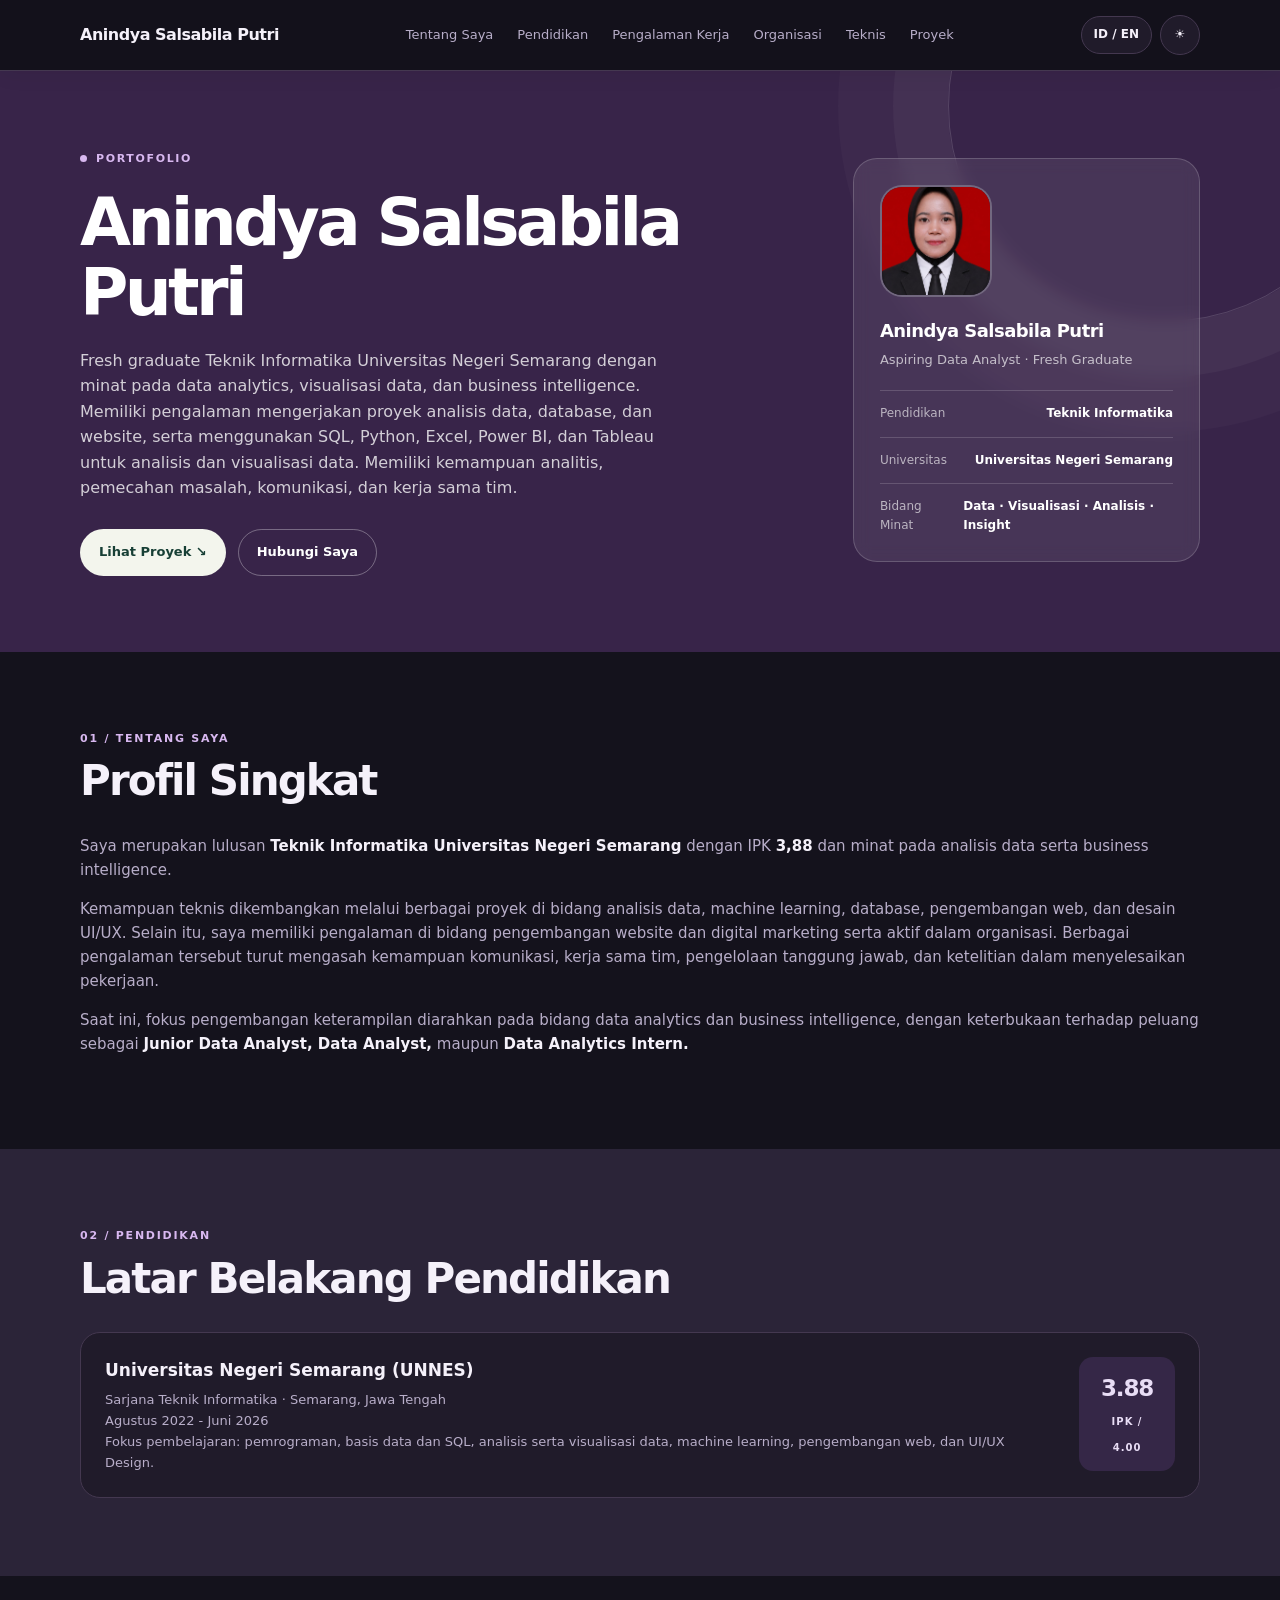
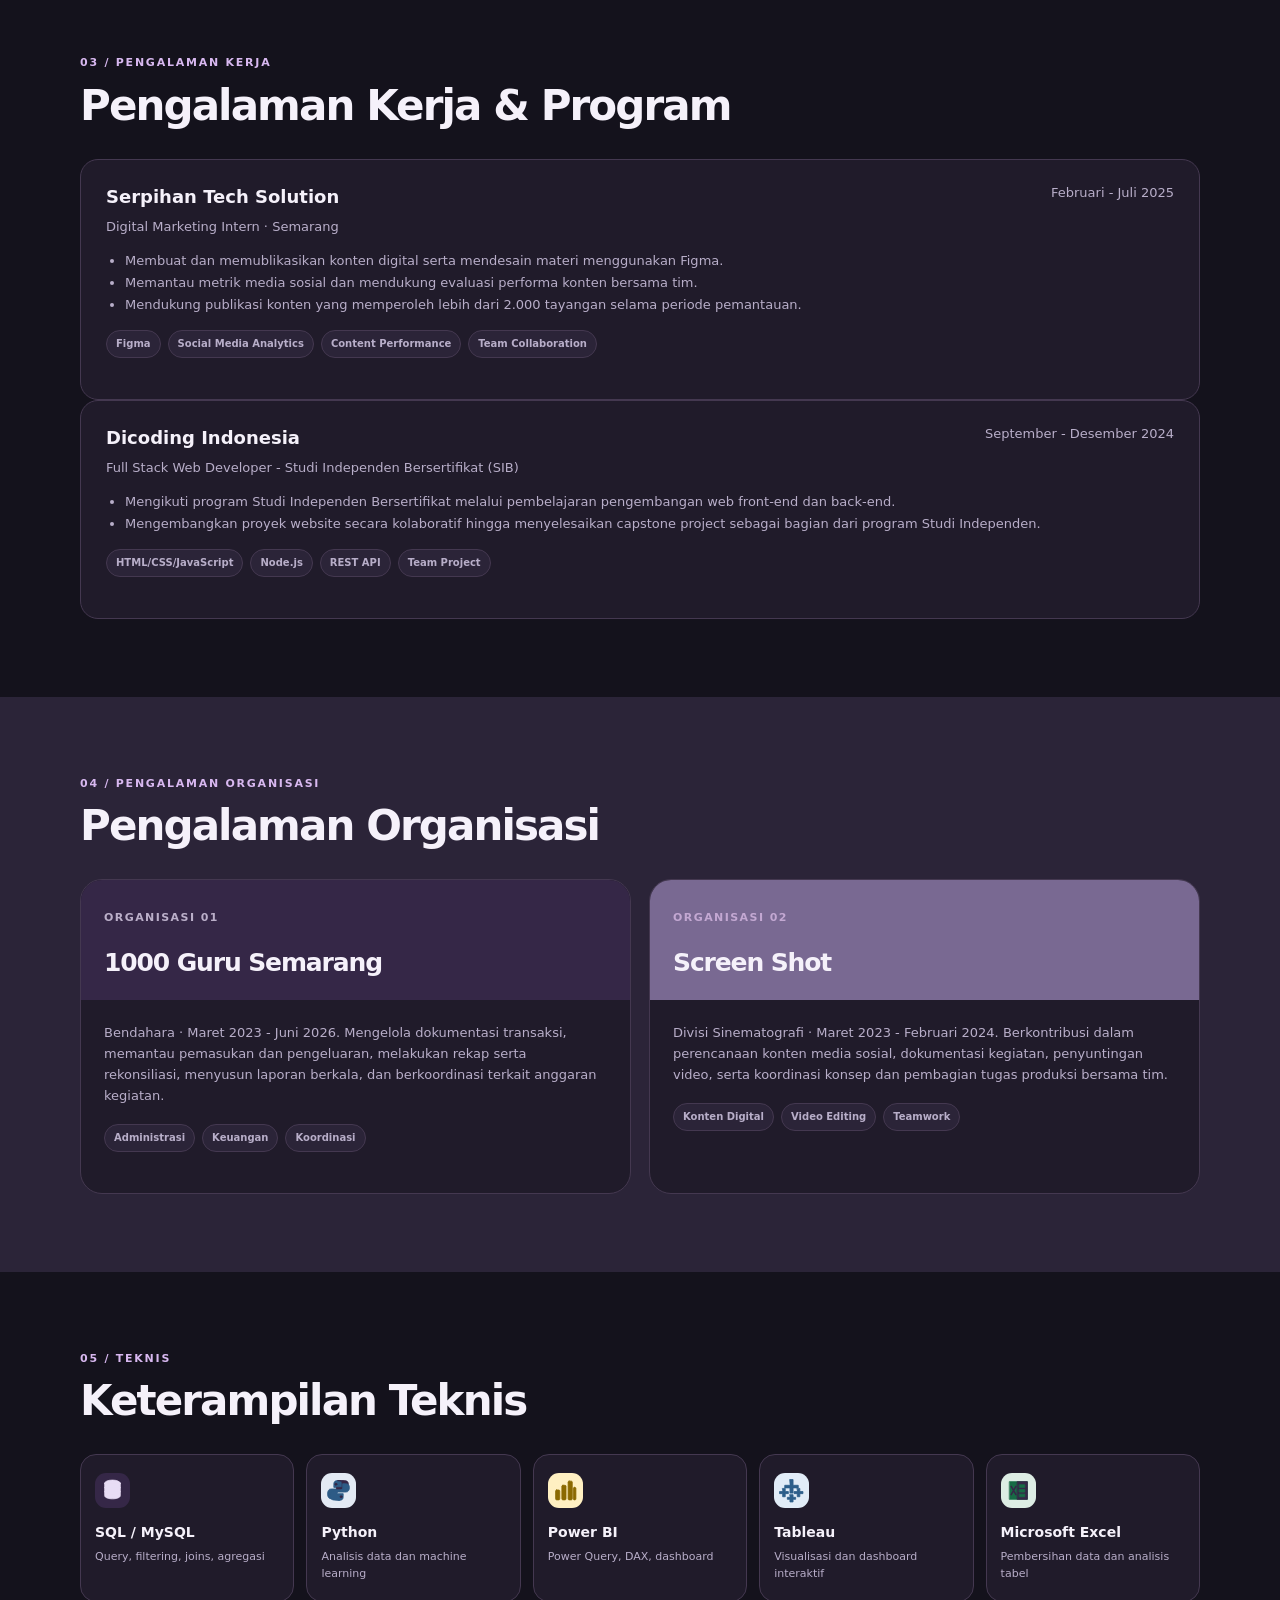
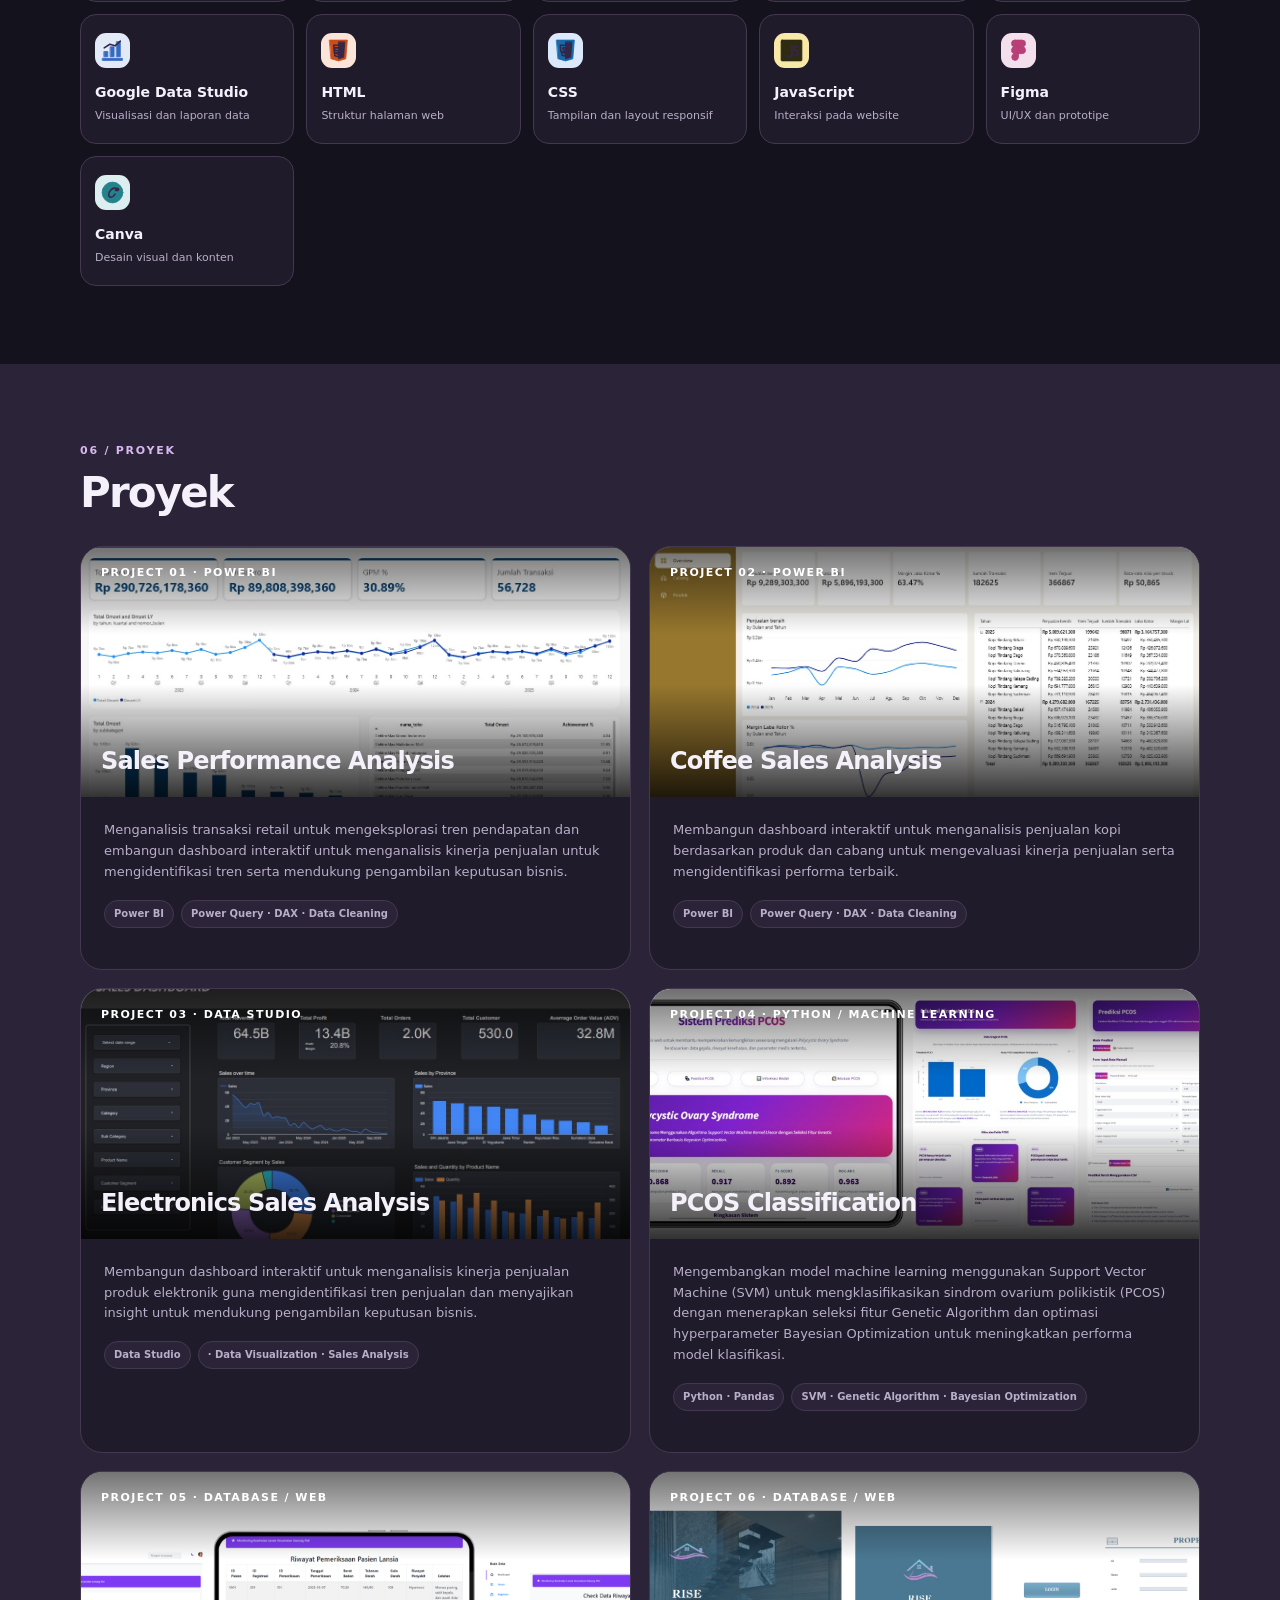
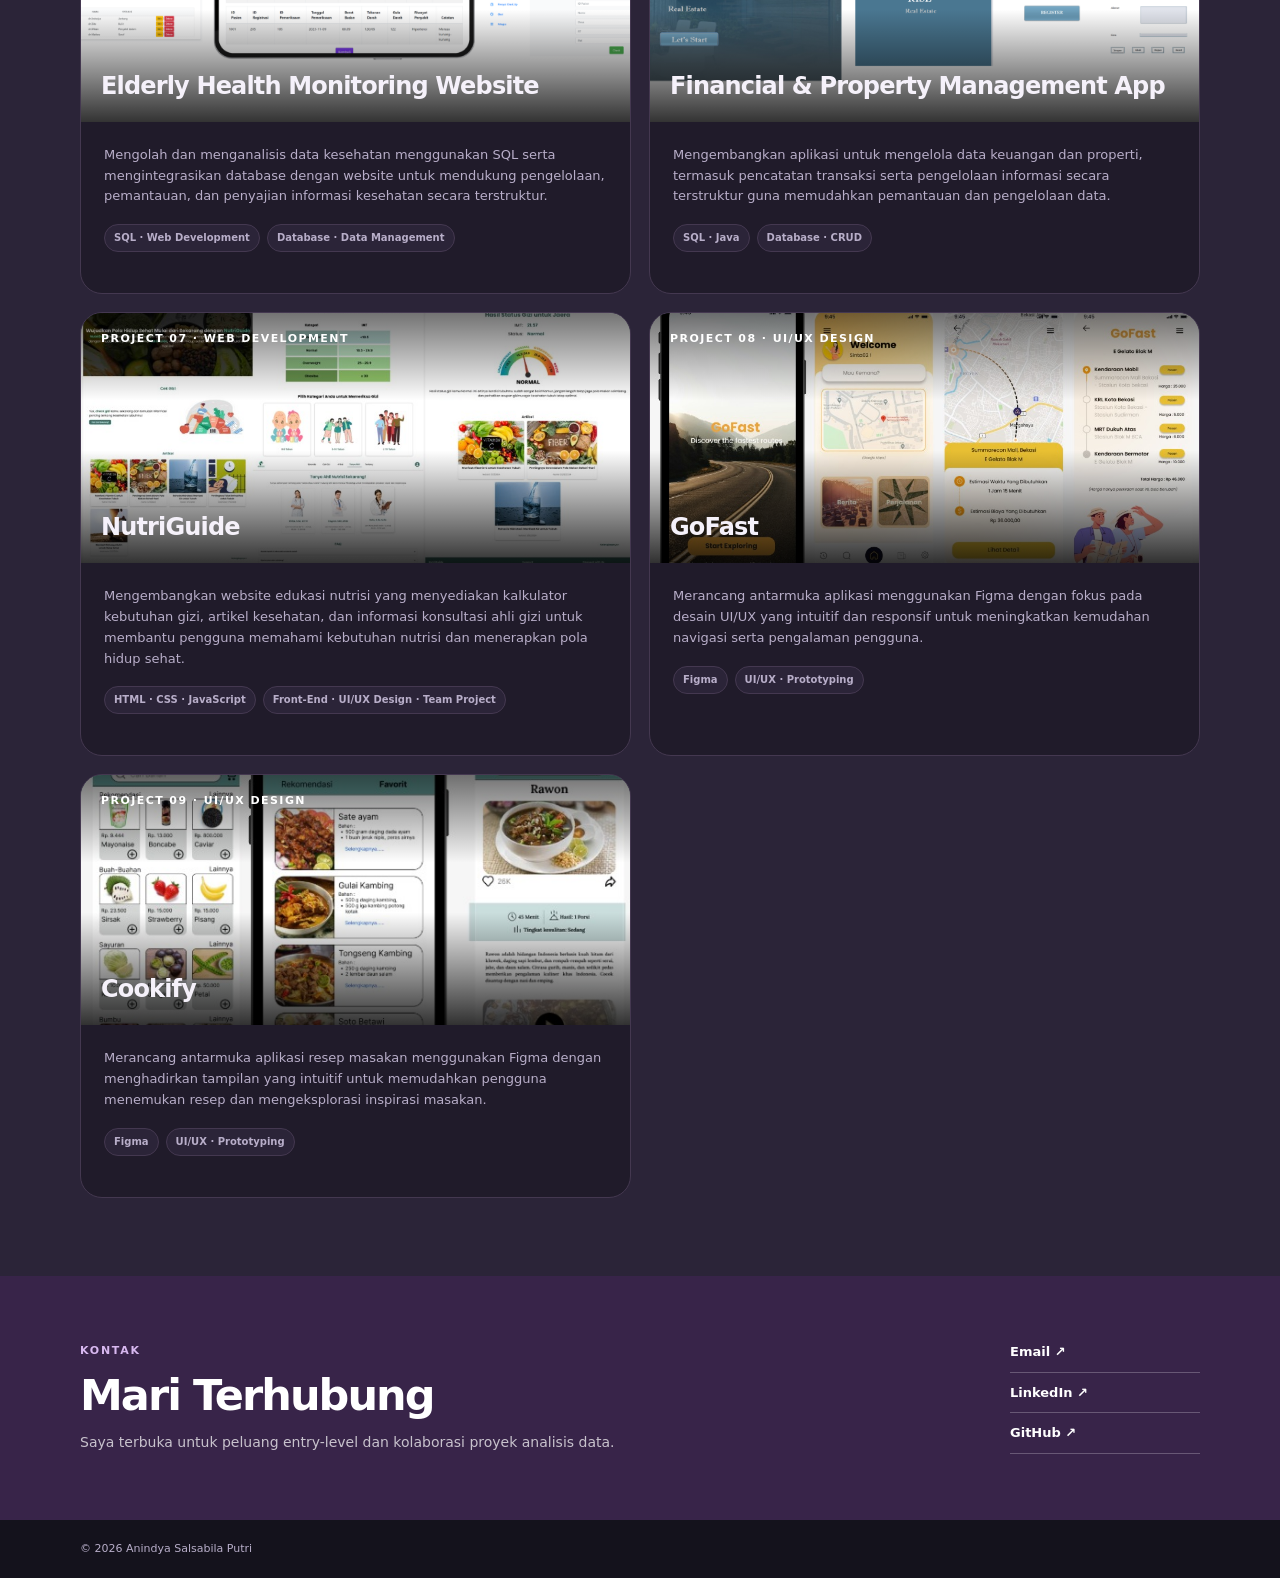
<file: index.html>
<!DOCTYPE html>
<html lang="id" data-theme="dark">
<head>
<meta charset="utf-8"><meta name="viewport" content="width=device-width, initial-scale=1">
<meta name="description" content="Portofolio Anindya Salsabila Putri — analisis data, business intelligence, SQL, Python, Power BI, Tableau, dan proyek pengembangan web.">
<title>Anindya Salsabila Putri | Portfolio</title><link rel="stylesheet" href="style.css">
</head><body><div id="app">
<header class="container nav"><a class="brand" href="#home" aria-label="Anindya portfolio home"><span>Anindya Salsabila Putri</span></a>
<nav class="nav-links" aria-label="Navigasi utama"><a href="#about" data-id="navAbout">Tentang Saya</a><a href="#education" data-id="navEducation">Pendidikan</a><a href="#experience" data-id="navExperience">Pengalaman Kerja</a><a href="#organization" data-id="navOrganization">Organisasi</a><a href="#skills" data-id="navSkills">Teknis</a><a href="#projects" data-id="navProjects">Proyek</a></nav>

<div class="nav-actions">
  <button class="lang-btn" id="languageToggle" type="button" aria-label="Switch language">ID / EN</button>
  <button id="themeToggle" class="theme-toggle" type="button" aria-label="Ganti tema" title="Ganti tema">
    ☀
  </button>
</div>
</header>

<main>
<section class="hero" id="home"><div class="container hero-grid"><div><div class="eyebrow"><span class="dot"></span><span data-id="heroEyebrow">Portofolio</span></div><h1 data-id="heroTitle">Anindya Salsabila Putri</h1>
<p data-id="heroDescription"> Fresh graduate Teknik Informatika Universitas Negeri Semarang dengan minat pada data analytics, visualisasi data, dan business intelligence. Memiliki pengalaman mengerjakan proyek analisis data, database, dan website, serta menggunakan SQL, Python, Excel, Power BI, dan Tableau untuk analisis dan visualisasi data. Memiliki kemampuan analitis, pemecahan masalah, komunikasi, dan kerja sama tim.</p>
<div class="hero-actions"><a class="btn btn-light" href="#projects" data-id="viewProjects">Lihat Proyek ↘</a><a class="btn btn-outline" href="#contact" data-id="contactMe">Hubungi Saya</a></div></div>
<aside class="profile-card" aria-label="Ringkasan profil">
  <img
  class="profile-photo"
  src="images/profile-photo.jpg"
  alt="Foto Anindya Salsabila Putri"
  width="112"
  height="112"
  style="display: block; width: 112px; height: 112px; border-radius: 22px; object-fit: cover; border: 2px solid rgba(255,255,255,.3); margin-bottom: 20px; background: var(--site-secondary);">
  <h2>Anindya Salsabila Putri</h2><p class="muted" data-id="roleLine">Aspiring Data Analyst · Fresh Graduate</p><div class="profile-detail"><span data-id="degreeLabel">Pendidikan</span><strong class="lang-id">Teknik Informatika</strong><strong class="lang-en">Computer Science</strong></div><div class="profile-detail"><span data-id="universityLabel">Universitas</span><strong>Universitas Negeri Semarang</strong></div><div class="profile-detail"><span data-id="focusLabel">Bidang Minat</span><strong data-id="focusValue">Data · Visualisasi · Analisis · Insight </strong></div></aside></div></section>



<section class="section" id="about">
  <div class="container">
    <div class="section-head">
      <div>
        <div class="kicker" data-id="aboutKicker">
          01 / Tentang Saya
        </div>
        <h2 data-id="aboutTitle">Profil Singkat</h2>
      </div>
    </div>

    <div class="about-grid">
      <div class="about-copy" data-id="aboutCopy">
        <div class="lang-id">
          <p>
            Saya merupakan lulusan
            <strong>Teknik Informatika Universitas Negeri Semarang</strong>
            dengan IPK <strong>3,88</strong> dan minat pada analisis data
            serta business intelligence.
          </p>

          <p>
            Kemampuan teknis dikembangkan melalui berbagai proyek di bidang
            analisis data, machine learning, database, pengembangan web,
            dan desain UI/UX. Selain itu, saya memiliki pengalaman di bidang
            pengembangan website dan digital marketing serta aktif dalam
            organisasi. Berbagai pengalaman tersebut turut mengasah kemampuan
            komunikasi, kerja sama tim, pengelolaan tanggung jawab, dan
            ketelitian dalam menyelesaikan pekerjaan.
          </p>

          <p>
            Saat ini, fokus pengembangan keterampilan diarahkan pada bidang
            data analytics dan business intelligence, dengan keterbukaan
            terhadap peluang sebagai
            <strong>Junior Data Analyst, Data Analyst,</strong>
            maupun <strong>Data Analytics Intern.</strong>
          </p>
        </div>

        <div class="lang-en">
          <p>
            I am a graduate of
            <strong>Informatics Engineering at Universitas Negeri Semarang</strong>
            with a GPA of <strong>3.88/4.00</strong> and an interest in data
            analysis and business intelligence.
          </p>

          <p>
            I have developed my technical skills through various projects
            in data analysis, machine learning, databases, web development,
            and UI/UX design. I also have experience in website development
            and digital marketing, along with active involvement in
            organizational activities. These experiences have strengthened
            my communication, teamwork, responsibility management, and
            attention to detail.
          </p>

          <p>
            I am currently focusing on developing my skills in data analytics
            and business intelligence, while remaining open to opportunities
            as a <strong>Junior Data Analyst, Data Analyst,</strong>
            or <strong>Data Analytics Intern.</strong>
          </p>
        </div>
      </div>
    </div>
  </div>
</section>


<section class="section section-soft" id="education"><div class="container"><div class="section-head"><div><div class="kicker" data-id="educationKicker">02 / Pendidikan</div><h2 data-id="educationTitle">Latar Belakang Pendidikan</h2></div></div><article class="education-card"><div><h3>Universitas Negeri Semarang (UNNES)</h3><p data-id="educationDegree">Sarjana Teknik Informatika · Semarang, Jawa Tengah</p><p data-id="educationDates">Agustus 2022 - Juni 2026</p><p data-id="educationFocus">Fokus pembelajaran: pemrograman, basis data dan SQL, analisis serta visualisasi data, machine learning, pengembangan web, dan UI/UX Design.</p></div><div class="gpa"><strong>3.88</strong><span>IPK / 4.00</span></div></article></div></section>

<section class="section" id="experience"><div class="container"><div class="section-head"><div><div class="kicker" data-id="experienceKicker">03 / Pengalaman Kerja</div><h2 data-id="experienceTitle">Pengalaman Kerja &amp; Program</h2></div></div>
<article class="experience-card"><div class="experience-top"><div><h3>Serpihan Tech Solution</h3><p class="experience-role" data-id="jobRole">Digital Marketing Intern · Semarang</p></div><span class="experience-date" data-id="jobDates">Februari - Juli 2025</span></div><ul class="lang-id"><li>Membuat dan memublikasikan konten digital serta mendesain materi menggunakan Figma.</li><li>Memantau metrik media sosial dan mendukung evaluasi performa konten bersama tim.</li><li>Mendukung publikasi konten yang memperoleh lebih dari 2.000 tayangan selama periode pemantauan.</li></ul><ul class="lang-en"><li>Created and published digital content and designed materials using Figma.</li><li>Monitored social media metrics and supported team content-performance reviews.</li><li>Contributed to published content that received over 2,000 views during the tracking period.</li></ul><div class="tag-list"><span class="tag">Figma</span><span class="tag">Social Media Analytics</span><span class="tag">Content Performance</span><span class="tag">Team Collaboration</span></div></article>
<article class="experience-card"><div class="experience-top"><div><h3>Dicoding Indonesia</h3><p class="experience-role">Full Stack Web Developer - Studi Independen Bersertifikat (SIB)</p></div><span class="experience-date">September - Desember 2024</span></div><ul class="lang-id"><li>Mengikuti program Studi Independen Bersertifikat melalui pembelajaran pengembangan web front-end dan back-end.</li><li>Mengembangkan proyek website secara kolaboratif hingga menyelesaikan capstone project sebagai bagian dari program Studi Independen.</li></ul><ul class="lang-en"><li>Completed an Independent Study program focused on front-end and back-end web development.</li><li>Collaborated on a website project and completed a capstone project as part of the program.</li></ul><div class="tag-list"><span class="tag">HTML/CSS/JavaScript</span><span class="tag">Node.js</span><span class="tag">REST API</span><span class="tag">Team Project</span></div></article></div></div></section>

<section class="section section-soft" id="organization"><div class="container"><div class="section-head"><div><div class="kicker" data-id="organizationKicker">04 / Pengalaman Organisasi</div><h2 data-id="organizationTitle">Pengalaman Organisasi</h2></div></div><div class="project-grid organization-grid">
<article class="project"><div class="project-visual"><span class="project-number">ORGANISASI 01</span><h3>1000 Guru Semarang</h3></div><div class="project-body"><p class="lang-id">Bendahara · Maret 2023 - Juni 2026. Mengelola dokumentasi transaksi, memantau pemasukan dan pengeluaran, melakukan rekap serta rekonsiliasi, menyusun laporan berkala, dan berkoordinasi terkait anggaran kegiatan.</p><p class="lang-en">Treasurer · March 2023 - June 2026. Managed transaction records, monitored income and expenses, prepared recaps and reconciliations, compiled periodic reports, and coordinated activity budgets.</p><div class="tag-list"><span class="tag">Administrasi</span><span class="tag">Keuangan</span><span class="tag">Koordinasi</span></div></div></article>
<article class="project"><div class="project-visual"><span class="project-number">ORGANISASI 02</span><h3>Screen Shot</h3></div><div class="project-body"><p class="lang-id">Divisi Sinematografi · Maret 2023 - Februari 2024. Berkontribusi dalam perencanaan konten media sosial, dokumentasi kegiatan, penyuntingan video, serta koordinasi konsep dan pembagian tugas produksi bersama tim.</p><p class="lang-en">Cinematography Division · March 2023 - February 2024. Contributed to social media content planning, event documentation, video editing, and team coordination for production concepts and task distribution.</p><div class="tag-list"><span class="tag">Konten Digital</span><span class="tag">Video Editing</span><span class="tag">Teamwork</span></div></div></article>
</div></div></section>

<section class="section" id="skills"><div class="container"><div class="section-head"><div><div class="kicker" data-id="skillsKicker">05 / Teknis</div><h2 data-id="skillsTitle">Keterampilan Teknis</h2></div></div><div class="skills-grid">
<article class="skill"><div class="skill-icon logo-sql"><svg viewBox="0 0 48 48" role="img" aria-label="Database logo"><ellipse cx="24" cy="10" rx="15" ry="6"/><path d="M9 10v24c0 3.3 6.7 6 15 6s15-2.7 15-6V10"/><path d="M9 18c0 3.3 6.7 6 15 6s15-2.7 15-6M9 26c0 3.3 6.7 6 15 6s15-2.7 15-6"/></svg></div><h3>SQL / MySQL</h3><p data-id="skillSql">Query, filtering, joins, agregasi</p></article>
<article class="skill"><div class="skill-icon logo-python"><svg viewBox="0 0 48 48" role="img" aria-label="Python logo"><path d="M23 5C15 5 15 9 15 13v5h11v3H10c-5 0-7 4-7 10s3 9 8 9h5v-7c0-4 3-7 7-7h10c4 0 7-3 7-7V13c0-5-4-8-17-8Z"/><path class="logo-cutout" d="M23 5c8 0 8 4 8 8v5H20v3h16c5 0 7-4 7-9s-3-7-8-7h-5V5Z"/><circle class="logo-dot" cx="19" cy="12" r="2"/><path d="M25 43c8 0 8-4 8-8v-5H22v-3h16c5 0 7-4 7-9s-3-7-8-7h-5v7c0 4-3 7-7 7H15c-4 0-7 3-7 7v4c0 5 4 7 17 7Z"/><circle class="logo-dot" cx="29" cy="36" r="2"/></svg></div><h3>Python</h3><p data-id="skillPython">Analisis data dan machine learning</p></article>
<article class="skill"><div class="skill-icon logo-powerbi"><svg viewBox="0 0 48 48" role="img" aria-label="Power BI logo"><rect x="5" y="23" width="8" height="19" rx="2"/><rect x="17" y="14" width="8" height="28" rx="2"/><rect x="29" y="6" width="8" height="36" rx="2"/><rect x="39" y="18" width="5" height="24" rx="2"/></svg></div><h3>Power BI</h3><p data-id="skillPowerbi">Power Query, DAX, dashboard</p></article>
<article class="skill"><div class="skill-icon logo-tableau"><svg viewBox="0 0 48 48" role="img" aria-label="Tableau logo"><path d="M21 3h6v11h10v5H27v10h-6V19H11v-5h10Z"/><path d="M7 25h5v6h6v4h-6v6H7v-6H1v-4h6Zm28 0h5v6h6v4h-6v6h-5v-6h-6v-4h6Zm-14 12h6v5h5v4h-5v5h-6v-5h-5v-4h5Z" transform="translate(0 -5)"/></svg></div><h3>Tableau</h3><p data-id="skillTableau">Visualisasi dan dashboard interaktif</p></article>
<article class="skill"><div class="skill-icon logo-excel"><svg viewBox="0 0 48 48" role="img" aria-label="Spreadsheet logo"><path d="M7 7h34v34H7z"/><path class="logo-cutout" d="M22 7h19v34H22z"/><path d="M26 13h10v5H26zm0 9h10v5H26zm0 9h10v5H26z"/><path class="logo-line" d="m10 16 9 16m0-16-9 16"/></svg></div><h3>Microsoft Excel</h3><p data-id="skillExcel">Pembersihan data dan analisis tabel</p></article>
<article class="skill"><div class="skill-icon logo-studio"><svg viewBox="0 0 48 48" role="img" aria-label="Data visualization logo"><path d="M5 39h38v4H5zM8 26h7v10H8zm12-9h7v19h-7zm12-10h7v29h-7z"/><path d="m8 19 11-7 10 3 10-9" class="logo-line"/></svg></div><h3>Google Data Studio</h3><p data-id="skillDataStudio">Visualisasi dan laporan data</p></article>
<article class="skill"><div class="skill-icon logo-html"><svg viewBox="0 0 48 48" role="img" aria-label="HTML logo"><path d="M7 4h34l-3 36-14 4-14-4Z"/><path class="logo-cutout" d="M24 8v32l10-3 2-29Z"/><path class="logo-line" d="M15 14h19l-1 5H16l1 5h15l-1 10-7 2-7-2-.5-5h5l.5 2 2 .5 2-.5.5-3H16Z"/></svg></div><h3>HTML</h3><p data-id="skillHtml">Struktur halaman web</p></article>
<article class="skill"><div class="skill-icon logo-css"><svg viewBox="0 0 48 48" role="img" aria-label="CSS logo"><path d="M7 4h34l-3 36-14 4-14-4Z"/><path class="logo-cutout" d="M24 8v32l10-3 2-29Z"/><path class="logo-line" d="M14 14h21l-.5 5H19l.5 4h14l-1 10-8 2-7-2-.5-5h5l.5 2 2 .5 3-1 .5-3H15Z"/></svg></div><h3>CSS</h3><p data-id="skillCss">Tampilan dan layout responsif</p></article>
<article class="skill"><div class="skill-icon logo-js"><svg viewBox="0 0 48 48" role="img" aria-label="JavaScript logo"><rect x="4" y="4" width="40" height="40" rx="2"/><path class="logo-line" d="M25 15v17c0 5-7 6-10 2m22-16c-7-5-12 1-6 5l5 3c5 4-1 9-7 6"/></svg></div><h3>JavaScript</h3><p data-id="skillJavascript">Interaksi pada website</p></article>
<article class="skill"><div class="skill-icon logo-figma"><svg viewBox="0 0 48 48" role="img" aria-label="Figma logo"><path d="M17 4h7v13h-7a6.5 6.5 0 1 1 0-13Zm7 0h7a6.5 6.5 0 1 1 0 13h-7Zm-7 13h7v13h-7a6.5 6.5 0 1 1 0-13Zm7 0h7a6.5 6.5 0 1 1 0 13h-7Zm-7 13h7v7a6.5 6.5 0 1 1-7-7Z"/></svg></div><h3>Figma</h3><p data-id="skillFigma">UI/UX dan prototipe</p></article>
<article class="skill"><div class="skill-icon logo-canva"><svg viewBox="0 0 48 48" role="img" aria-label="Canva logo"><circle cx="24" cy="24" r="20"/><path class="logo-line" d="M33 18c-2-4-9-3-13 2s-5 12 0 13c4 1 7-3 9-6m1-7c-1-3 3-5 5-3 2 2-1 4-5 3Z"/></svg></div><h3>Canva</h3><p data-id="skillCanva">Desain visual dan konten</p></article>
</div></div></section>


<section class="section section-soft" id="projects"><div class="container"><div class="section-head"><div><div class="kicker" data-id="projectsKicker">06 / Proyek</div><h2 data-id="projectsTitle">Proyek</h2></div></div><div class="project-grid">
<article class="project"><div class="project-visual project-image-wrap"><span class="project-number">PROJECT 01 · POWER BI</span><img class="project-screenshot" src="images/projects/sales-overview.jpeg" alt="Screenshot proyek Retail Sales Analysis" loading="lazy"><div class="screenshot-placeholder"><span class="shot-symbol" aria-hidden="true"></span></div><h3>Sales Performance Analysis</h3></div><div class="project-body"><p class="lang-id">Menganalisis transaksi retail untuk mengeksplorasi tren pendapatan dan embangun dashboard interaktif untuk menganalisis kinerja penjualan untuk mengidentifikasi tren serta mendukung pengambilan keputusan bisnis.</p><p class="lang-en">Analyzed retail transactions to explore revenue trends and developed an interactive dashboard to evaluate sales performance, identify trends, and support business decision-making.</p><div class="tag-list"><span class="tag">Power BI</span><span class="tag">Power Query · DAX · Data Cleaning</span></div></div></article>
<article class="project"><div class="project-visual project-image-wrap"><span class="project-number">PROJECT 02 · POWER BI</span><img class="project-screenshot" src="images/projects/coffee-sales.jpeg" alt="Screenshot proyek Retail Sales Analysis" loading="lazy"><div class="screenshot-placeholder"><span class="shot-symbol" aria-hidden="true"></div><h3>Coffee Sales Analysis</h3></div><div class="project-body"><p class="lang-id">Membangun dashboard interaktif untuk menganalisis penjualan kopi berdasarkan produk dan cabang untuk mengevaluasi kinerja penjualan serta mengidentifikasi performa terbaik.</p><p class="lang-en">Developed an interactive dashboard to analyze coffee sales by product and branch, evaluate sales performance, and identify the best-performing products and branches.</p><div class="tag-list"><span class="tag">Power BI</span><span class="tag">Power Query · DAX · Data Cleaning</span></div></div></article>
<article class="project"><div class="project-visual project-image-wrap"><span class="project-number">PROJECT 03 · DATA STUDIO</span><img class="project-screenshot" src="images/projects/Electronics-Sales.jpeg" alt="Screenshot proyek Retail Sales Analysis" loading="lazy"><div class="screenshot-placeholder"><span class="shot-symbol" aria-hidden="true"></div><h3>Electronics Sales Analysis</h3></div><div class="project-body"><p class="lang-id">Membangun dashboard interaktif untuk menganalisis kinerja penjualan produk elektronik guna mengidentifikasi tren penjualan dan menyajikan insight untuk mendukung pengambilan keputusan bisnis.</p><p class="lang-en">Developed an interactive dashboard to analyze electronics sales performance, identify sales trends, and provide insights to support business decision-making.</p><div class="tag-list"><span class="tag">Data Studio</span><span class="tag">· Data Visualization · Sales Analysis</span></div></div></article>
<article class="project"><div class="project-visual project-image-wrap"><span class="project-number">PROJECT 04 · PYTHON / MACHINE LEARNING</span><img class="project-screenshot" src="images/projects/PCOS.jpeg" alt="Screenshot proyek PCOS Classification" loading="lazy"><div class="screenshot-placeholder"><span class="shot-symbol" aria-hidden="true"></div><h3>PCOS Classification</h3></div><div class="project-body"><p class="lang-id">Mengembangkan model machine learning menggunakan Support Vector Machine (SVM) untuk mengklasifikasikan sindrom ovarium polikistik (PCOS) dengan menerapkan seleksi fitur Genetic Algorithm dan optimasi hyperparameter Bayesian Optimization untuk meningkatkan performa model klasifikasi.</p><p class="lang-en">Developed a machine learning model using Support Vector Machine (SVM) to classify polycystic ovary syndrome (PCOS), applying Genetic Algorithm for feature selection and Bayesian Optimization for hyperparameter tuning to improve classification performance.</p><div class="tag-list"><span class="tag">Python · Pandas</span><span class="tag">SVM · Genetic Algorithm · Bayesian Optimization</span></div></div></article>
<article class="project"><div class="project-visual project-image-wrap"><span class="project-number">PROJECT 05 · DATABASE / WEB</span><img class="project-screenshot" src="images/projects/elderly.png" alt="Screenshot proyek Website Monitoring Kesehatan Lansia" loading="lazy"><div class="screenshot-placeholder"><span class="shot-symbol" aria-hidden="true"></div><h3>Elderly Health Monitoring Website</h3></div><div class="project-body"><p class="lang-id">Mengolah dan menganalisis data kesehatan menggunakan SQL serta mengintegrasikan database dengan website untuk mendukung pengelolaan, pemantauan, dan penyajian informasi kesehatan secara terstruktur.</p><p class="lang-en">Processed and analyzed health data using SQL and integrated the database with a website to support structured health information management, monitoring, and presentation.</p><div class="tag-list"><span class="tag">SQL · Web Development</span><span class="tag">Database · Data Management</span></div></div></article>
<article class="project"><div class="project-visual project-image-wrap"><span class="project-number">PROJECT 06 · DATABASE / WEB</span><img class="project-screenshot" src="images/projects/rise.png" alt="Screenshot proyek Financial & Property Management App" loading="lazy"><div class="screenshot-placeholder"><span class="shot-symbol" aria-hidden="true"></div><h3>Financial & Property Management App</h3></div><div class="project-body"><p class="lang-id">Mengembangkan aplikasi untuk mengelola data keuangan dan properti, termasuk pencatatan transaksi serta pengelolaan informasi secara terstruktur guna memudahkan pemantauan dan pengelolaan data.</p><p class="lang-en">Developed an application to manage financial and property data, including transaction records and structured information management to simplify data monitoring and management.</p><div class="tag-list"><span class="tag">SQL · Java</span><span class="tag">Database · CRUD</span></div></div></article>
<article class="project"><div class="project-visual project-image-wrap"><span class="project-number">PROJECT 07 · WEB DEVELOPMENT</span><img class="project-screenshot" src="images/projects/nutriguide.jpeg" alt="Screenshot proyek NutriGuide" loading="lazy"><div class="screenshot-placeholder"><span class="shot-symbol" aria-hidden="true"></div><h3>NutriGuide</h3></div><div class="project-body"><p class="lang-id">Mengembangkan website edukasi nutrisi yang menyediakan kalkulator kebutuhan gizi, artikel kesehatan, dan informasi konsultasi ahli gizi untuk membantu pengguna memahami kebutuhan nutrisi dan menerapkan pola hidup sehat.</p><p class="lang-en">Developed a nutrition education website featuring a nutritional needs calculator, health articles, and nutritionist consultation information to help users understand their nutritional needs and adopt a healthy lifestyle.</p><div class="tag-list"><span class="tag">HTML · CSS · JavaScript</span><span class="tag">Front-End · UI/UX Design · Team Project </span></div></div></article>
<article class="project"><div class="project-visual project-image-wrap"><span class="project-number">PROJECT 08 · UI/UX DESIGN</span><img class="project-screenshot" src="images/projects/gofast.png" alt="Screenshot proyek GoFast" loading="lazy"><div class="screenshot-placeholder"><span class="shot-symbol" aria-hidden="true"></div><h3>GoFast</h3></div><div class="project-body"><p class="lang-id">Merancang antarmuka aplikasi menggunakan Figma dengan fokus pada desain UI/UX yang intuitif dan responsif untuk meningkatkan kemudahan navigasi serta pengalaman pengguna.</p><p class="lang-en">Designed an intuitive and responsive application interface using Figma to improve navigation and enhance the user experience.</p><div class="tag-list"><span class="tag">Figma</span><span class="tag">UI/UX · Prototyping</span></div></div></article>
<article class="project"><div class="project-visual project-image-wrap"><span class="project-number">PROJECT 09 · UI/UX DESIGN</span><img class="project-screenshot" src="images/projects/cookify.jpeg" alt="Screenshot proyek Cookify" loading="lazy"><div class="screenshot-placeholder"><span class="shot-symbol" aria-hidden="true"></div><h3>Cookify</h3></div><div class="project-body"><p class="lang-id">Merancang antarmuka aplikasi resep masakan menggunakan Figma dengan menghadirkan tampilan yang intuitif untuk memudahkan pengguna menemukan resep dan mengeksplorasi inspirasi masakan.</p><p class="lang-en">Designed a recipe application interface in Figma with an intuitive layout to help users discover recipes and explore cooking inspiration.</p><div class="tag-list"><span class="tag">Figma</span><span class="tag">UI/UX · Prototyping</span></div></div></article>
</div></div></section>


<section class="contact" id="contact"><div class="container contact-grid"><div><div class="kicker" data-id="contactKicker">Kontak</div><h2 data-id="contactTitle">Mari Terhubung</h2><p data-id="contactDescription">Saya terbuka untuk peluang entry-level dan kolaborasi proyek analisis data.</p></div><div class="contact-links"><a id="emailLink" href="mailto:anindyasalsa17@gmail.com">Email ↗</a><a id="linkedinLink" href="https://www.linkedin.com/in/anindya-salsabila-putri-16b887291/" target="_blank" rel="noreferrer">LinkedIn ↗</a><a id="githubLink" href="https://github.com/anindyasalsa" target="_blank" rel="noreferrer">GitHub ↗</a></div></div></section>
</main>

</main><footer><div class="container footer-inner"><span>© <span id="year"></span> Anindya Salsabila Putri</span></div></footer></div><script src="script.js"></script></body></html>
</file>
<file: style.css>
/* =========================
   DARK MODE
========================= */
:root,
html[data-theme="dark"] {
  color-scheme: dark;

  --site-primary: #382449;
  --site-on-primary: #FFFFFF;
  --site-secondary: #352747;
  --site-on-secondary: #E8DDF5;

  --site-background: #14121C;
  --site-on-background: #F5F1FA;

  --site-font-body: Inter, ui-sans-serif, system-ui, -apple-system, BlinkMacSystemFont, "Segoe UI", sans-serif;
  --site-font-heading: Inter, ui-sans-serif, system-ui, -apple-system, BlinkMacSystemFont, "Segoe UI", sans-serif;

  --site-heading-scale: 1;
  --site-spacing-scale: 1;
  --site-radius-scale: 1;
  --site-decoration-opacity: 1;

  --surface: #201B2A;
  --surface-soft: #2B2438;

  --text-muted: #B8AEC9;
  --line: #443850;

  --accent: #D8B8F0;
  --shadow: 0 18px 50px rgba(0, 0, 0, 0.3);

  --nav-background: rgba(20, 18, 28, 0.94);
}

/* =========================
   LIGHT MODE
========================= */
html[data-theme="light"] {
  color-scheme: light;

  --site-primary: #69458A;
  --site-on-primary: #FFFFFF;
  --site-secondary: #EDE3F5;
  --site-on-secondary: #382449;

  --site-background: #FAF7FC;
  --site-on-background: #292032;

  --surface: #FFFFFF;
  --surface-soft: #F1EAF7;

  --text-muted: #6F647B;
  --line: #E1D5EB;

  --accent: #8755A8;
  --shadow: 0 18px 50px rgba(56, 36, 73, 0.09);

  --nav-background: rgba(250, 247, 252, 0.94);
}

/* =========================
   GLOBAL
========================= */

* {
  box-sizing: border-box;
}

html {
  scroll-behavior: smooth;
  scroll-padding-top: 90px;
}

body {
  margin: 0;
  background: var(--site-background);
  color: var(--site-on-background);
  font-family: var(--site-font-body);
  line-height: 1.6;
}

#app {
  width: 100%;
  min-height: 100vh;
  background-color: var(--site-background);
  color: var(--site-on-background);
  border-radius: 0;
  overflow: visible;
}

a {
  color: inherit;
  text-decoration: none;
}

button,
input {
  font: inherit;
}

button,
a {
  -webkit-tap-highlight-color: transparent;
}

.container {
  width: min(1120px, calc(100% - 44px));
  margin-inline: auto;
}

/* =========================
   NAVIGATION - FIXED
========================= */

.nav {
  position: fixed;
  top: 0;
  left: 0;
  right: 0;
  z-index: 9999;

  display: flex;
  align-items: center;
  justify-content: space-between;
  gap: 20px;

  width: 100%;
  max-width: none;
  margin: 0;
  padding: 15px max(22px, calc((100% - 1120px) / 2));

  background: var(--nav-background);
  backdrop-filter: blur(14px);
  -webkit-backdrop-filter: blur(14px);

  border-bottom: 1px solid var(--line);
  box-shadow: 0 4px 20px rgba(0, 0, 0, 0.06);

  transition:
    background-color 0.25s ease,
    border-color 0.25s ease,
    box-shadow 0.25s ease;
}

.brand {
  display: flex;
  align-items: center;
  gap: 11px;
  font-weight: 800;
  letter-spacing: -.03em;
  white-space: nowrap;
}

.brand-mark {
  display: grid;
  place-items: center;
  width: 38px;
  height: 38px;
  border-radius: 12px;
  background: var(--site-primary);
  color: var(--site-on-primary);
  font-size: 14px;
}

.nav-links {
  display: flex;
  gap: 24px;
  align-items: center;
  font-size: 13px;
  color: var(--text-muted);
}

.nav-links a {
  color: var(--text-muted);
  transition: color 0.2s ease;
}

.nav-links a:hover,
.text-link:hover {
  color: var(--accent);
  text-decoration: underline;
  text-underline-offset: 4px;
}

.nav-actions {
  display: flex;
  align-items: center;
  gap: 8px;
  flex-shrink: 0;
}

.lang-btn {
  border: 1px solid var(--line);
  border-radius: 999px;
  background: var(--surface);
  padding: 8px 12px;
  cursor: pointer;
  font-size: 12px;
  font-weight: 750;
  color: var(--site-on-background);
}

/* =========================
   MAIN OFFSET
   Agar konten tidak tertutup navbar
========================= */

main {
  padding-top: 70px;
}

/* =========================
   HERO
========================= */

.hero {
  position: relative;
  padding: 74px 0 76px;
  background: var(--site-primary);
  color: var(--site-on-primary);
  overflow: hidden;
}

.hero::after {
  content: "";
  position: absolute;
  width: 430px;
  height: 430px;
  border: 1px solid rgba(255,255,255,.15);
  border-radius: 50%;
  right: -100px;
  top: -180px;
  box-shadow:
    0 0 0 55px rgba(255,255,255,.035),
    0 0 0 110px rgba(255,255,255,.025);
  opacity: var(--site-decoration-opacity);
  pointer-events: none;
}

.hero-grid {
  display: grid;
  grid-template-columns: 1.35fr .65fr;
  gap: 52px;
  align-items: center;
  position: relative;
  z-index: 1;
}

.eyebrow {
  display: inline-flex;
  gap: 9px;
  align-items: center;
  text-transform: uppercase;
  letter-spacing: .15em;
  font-size: 11px;
  font-weight: 800;
  color: var(--accent);
}

.dot {
  width: 7px;
  height: 7px;
  border-radius: 50%;
  background: var(--accent);
}

h1,
h2,
h3,
p {
  margin-top: 0;
}

h1 {
  font-family: var(--site-font-heading);
  font-size: clamp(38px,5.3vw,66px);
  line-height: 1.06;
  letter-spacing: -.055em;
  margin: 18px 0 20px;
  max-width: 730px;
}

.hero p {
  max-width: 620px;
  color: rgba(255,255,255,.78);
  font-size: 16px;
}

.hero-actions {
  display: flex;
  gap: 12px;
  flex-wrap: wrap;
  margin-top: 28px;
}

.btn {
  display: inline-flex;
  align-items: center;
  justify-content: center;
  gap: 8px;
  border: 1px solid transparent;
  border-radius: 999px;
  padding: 12px 18px;
  font-size: 13px;
  font-weight: 750;
  cursor: pointer;
  transition: transform .2s, background .2s;
}

.btn:hover {
  transform: translateY(-2px);
}

.btn-light {
  background: #F3F5ED;
  color: #173F35;
}

.btn-outline {
  color: #fff;
  border-color: rgba(255,255,255,.32);
  background: transparent;
}

/* =========================
   PROFILE
========================= */

.profile-card {
  background: rgba(255,255,255,.08);
  border: 1px solid rgba(255,255,255,.18);
  border-radius: 24px;
  padding: 26px;
  backdrop-filter: blur(8px);
}

.profile-initials {
  display: grid;
  place-items: center;
  width: 70px;
  height: 70px;
  border-radius: 22px;
  background: var(--site-secondary);
  color: var(--site-on-secondary);
  font-size: 21px;
  font-weight: 850;
  letter-spacing: -.06em;
  margin-bottom: 20px;
}

.profile-card h2 {
  font-size: 18px;
  letter-spacing: -.03em;
  margin-bottom: 4px;
}

.profile-card .muted {
  color: rgba(255,255,255,.68);
  font-size: 13px;
  margin-bottom: 20px;
}

.profile-detail {
  border-top: 1px solid rgba(255,255,255,.16);
  padding-top: 13px;
  margin-top: 13px;
  display: flex;
  justify-content: space-between;
  gap: 15px;
  font-size: 12px;
}

.profile-detail span:first-child {
  color: rgba(255,255,255,.63);
}

/* =========================
   SECTION
========================= */

.section {
  padding: 78px 0;
}

.section-soft {
  background: var(--surface-soft);
}

.section-head {
  display: flex;
  justify-content: space-between;
  gap: 28px;
  align-items: end;
  margin-bottom: 30px;
}

.kicker {
  color: var(--accent);
  font-size: 11px;
  font-weight: 850;
  letter-spacing: .16em;
  text-transform: uppercase;
}

.section h2 {
  font-size: clamp(28px,3.5vw,42px);
  letter-spacing: -.045em;
  line-height: 1.12;
  margin: 10px 0 0;
}

.section-intro {
  color: var(--text-muted);
  max-width: 480px;
  margin: 0;
  font-size: 14px;
}

/* =========================
   ABOUT
========================= */

.about-grid {
  display: grid;
  grid-template-columns: 1fr;
  gap: 0;
  align-items: start;
}

.about-copy {
  color: var(--text-muted);
  font-size: 15px;
}

.about-copy strong {
  color: var(--site-on-background);
}

/* =========================
   SKILLS
========================= */

.skills-grid {
  display: grid;
  grid-template-columns: repeat(5,1fr);
  gap: 12px;
}

.skill {
  border: 1px solid var(--line);
  background: var(--surface);
  border-radius: 16px;
  padding: 18px 14px;
  min-height: 126px;
}

.skill-icon {
  width: 35px;
  height: 35px;
  min-width: 35px;
  min-height: 35px;
  display: flex;
  align-items: center;
  justify-content: center;
  padding: 5px;
  box-sizing: border-box;
  overflow: hidden;
  border-radius: 11px;
  background: var(--site-secondary);
  color: var(--site-on-secondary);
  font-size: 12px;
  font-weight: 850;
  margin-bottom: 13px;
}

.skill-icon svg {
  width: 100%;
  height: 100%;
  display: block;
  fill: currentColor;
  stroke: currentColor;
  stroke-width: 1.5;
  stroke-linecap: round;
  stroke-linejoin: round;
}

.skill-icon .logo-line {
  fill: none;
  stroke: var(--site-secondary);
  stroke-width: 3;
}

.skill-icon .logo-cutout {
  fill: var(--site-secondary);
  stroke: var(--site-secondary);
}

.skill-icon .logo-dot {
  fill: var(--site-secondary);
  stroke: var(--site-secondary);
}

.skill h3 {
  font-size: 14px;
  margin-bottom: 4px;
}

.skill p {
  font-size: 11px;
  color: var(--text-muted);
  margin: 0;
}

/* SKILL LOGO COLORS */

.logo-python {
  background: #E3EAF4;
  color: #2D5B86;
}

.logo-powerbi {
  background: #FFF0C2;
  color: #8B6900;
}

.logo-tableau {
  background: #E1ECF7;
  color: #2C5E8A;
}

.logo-excel {
  background: #DDEDE4;
  color: #176B45;
}

.logo-studio {
  background: #E2E9F7;
  color: #356AC3;
}

.logo-html {
  background: #FBE5D9;
  color: #C94D1D;
}

.logo-css {
  background: #DCE9FA;
  color: #1769AA;
}

.logo-js {
  background: #F8E9A8;
  color: #2F2A12;
}

.logo-figma {
  background: #F4E0EC;
  color: #B83F78;
}

.logo-canva {
  background: #DCEEF0;
  color: #23828B;
}

/* =========================
   PROJECT GRID
========================= */

.project-grid {
  display: grid;
  grid-template-columns: repeat(2,minmax(0,1fr));
  gap: 18px;
}

.project {
  background: var(--surface);
  border: 1px solid var(--line);
  border-radius: 22px;
  overflow: hidden;
  display: flex;
  flex-direction: column;
  min-width: 0;
  transition: transform .2s, box-shadow .2s;
}

.project:hover {
  transform: translateY(-4px);
  box-shadow: var(--shadow);
}

/* PROJECT VISUAL */

.project-visual {
  min-height: 178px;
  padding: 23px;
  background: var(--site-secondary);
  color: var(--site-on-secondary);
  position: relative;
  overflow: hidden;
}

.project:nth-child(2) .project-visual {
  background: #796992;
  color: #dcbde8;
}

.project:nth-child(3) .project-visual {
  background: #F1E5D4;
  color: #5C4025;
}

.project:nth-child(4) .project-visual {
  background: #DCE9E8;
  color: #244D4A;
}

.project-number {
  font-size: 11px;
  font-weight: 850;
  letter-spacing: .13em;
  text-transform: uppercase;
  opacity: .75;
}

.project-visual h3 {
  position: relative;
  z-index: 1;
  font-size: 25px;
  line-height: 1.1;
  letter-spacing: -.045em;
  max-width: 280px;
  margin: 20px 0 0;
}

/* PROJECT IMAGE */

.project-image-wrap {
  position: relative;
  min-height: 250px;
  padding: 18px 20px 20px;
  overflow: hidden;
  display: flex;
  flex-direction: column;
  justify-content: space-between;
  align-items: flex-start;
  background: #26332D;
  color: #7c4c81;
}

.project-image-wrap .project-screenshot {
  position: absolute;
  inset: 0;
  width: 100%;
  height: 100%;
  object-fit: cover;
  object-position: center;
  display: block;
  z-index: 0;
}

/* IMAGE OVERLAY */

.project-image-wrap::after {
  content: "";
  position: absolute;
  inset: 0;
  background: linear-gradient(
    to bottom,
    rgba(0, 0, 0, 0.55),
    transparent 35%,
    transparent 55%,
    rgba(0, 0, 0, 0.8)
  );
  z-index: 1;
  pointer-events: none;
}

/* PROJECT NUMBER */

.project-image-wrap .project-number {
  position: relative;
  top: auto;
  left: auto;
  z-index: 2;
  display: block;
  color: #fff;
  font-size: 11px;
  font-weight: 600;
  line-height: 1.5;
  letter-spacing: .13em;
  margin: 0;
  opacity: 1;
}

/* PROJECT TITLE */

.project-image-wrap h3 {
  position: relative;
  z-index: 2;
  display: block;
  color: #fff;
  font-size: 24px;
  font-weight: 700;
  line-height: 1.3;
  letter-spacing: -.035em;
  max-width: 100%;
  margin: 0;
}

.project-image-wrap .screenshot-placeholder {
  display: none !important;
}

/* PROJECT BODY */

.project-body {
  padding: 23px;
  display: flex;
  flex-direction: column;
  flex: 1;
}

.project-body p {
  color: var(--text-muted);
  font-size: 13px;
  margin-bottom: 17px;
}

.tag-list {
  display: flex;
  flex-wrap: wrap;
  gap: 7px;
  margin-bottom: 18px;
}

.tag {
  background: var(--surface-soft);
  border: 1px solid var(--line);
  border-radius: 999px;
  padding: 5px 9px;
  font-size: 10px;
  font-weight: 750;
  color: var(--text-muted);
}

.project-meta {
  font-size: 11px;
  color: var(--text-muted);
  padding: 10px 12px;
  border-radius: 10px;
  background: var(--surface-soft);
  margin-bottom: 17px;
}

.project-links {
  display: flex;
  flex-wrap: wrap;
  gap: 14px;
  margin-top: auto;
  font-size: 12px;
  font-weight: 800;
}

.text-link {
  color: var(--site-primary);
  cursor: pointer;
}

.note {
  font-size: 12px;
  color: var(--text-muted);
  margin-top: 18px;
}

/* MINI BARS */

.mini-bars {
  position: absolute;
  right: 22px;
  bottom: 22px;
  display: flex;
  gap: 5px;
  align-items: end;
  height: 64px;
  opacity: .65;
}

.mini-bars span {
  width: 11px;
  border-radius: 4px 4px 1px 1px;
  background: currentColor;
}

.mini-bars span:nth-child(1) { height: 24%; }
.mini-bars span:nth-child(2) { height: 52%; }
.mini-bars span:nth-child(3) { height: 37%; }
.mini-bars span:nth-child(4) { height: 80%; }
.mini-bars span:nth-child(5) { height: 62%; }
.mini-bars span:nth-child(6) { height: 100%; }

/* =========================
   PROCESS
========================= */

.process-grid {
  display: grid;
  grid-template-columns: repeat(4,1fr);
  gap: 13px;
}

.process-step {
  border-top: 2px solid var(--site-primary);
  padding: 18px 15px 0 0;
}

.process-step span {
  color: var(--site-primary);
  font-size: 11px;
  font-weight: 850;
}

.process-step h3 {
  font-size: 16px;
  margin: 9px 0 7px;
}

.process-step p {
  color: var(--text-muted);
  font-size: 12px;
  margin: 0;
}

/* =========================
   EDUCATION
========================= */

.education-card {
  background: var(--surface);
  border: 1px solid var(--line);
  border-radius: 20px;
  padding: 24px;
  display: flex;
  justify-content: space-between;
  gap: 24px;
  align-items: start;
}

.education-card h3 {
  margin: 0 0 6px;
  font-size: 17px;
}

.education-card p {
  color: var(--text-muted);
  font-size: 13px;
  margin: 0;
}

.gpa {
  border-radius: 14px;
  background: var(--site-secondary);
  color: var(--site-on-secondary);
  padding: 13px 16px;
  text-align: center;
  min-width: 95px;
}

.gpa strong {
  display: block;
  font-size: 23px;
  letter-spacing: -.05em;
}

.gpa span {
  font-size: 10px;
  font-weight: 800;
  text-transform: uppercase;
  letter-spacing: .1em;
}

/* =========================
   EXPERIENCE
========================= */

.experience-list {
  display: grid;
  grid-template-columns: 1fr;
  gap: 16px;
}

.experience-card {
  padding: 23px 25px;
  background: var(--surface);
  border: 1px solid var(--line);
  border-radius: 18px;
}

.experience-top {
  display: flex;
  justify-content: space-between;
  gap: 18px;
  align-items: flex-start;
  margin-bottom: 12px;
}

.experience-card h3 {
  margin: 0 0 5px;
  font-size: 18px;
}

.experience-role,
.experience-date {
  margin: 0;
  color: var(--text-muted);
  font-size: 13px;
}

.experience-date {
  white-space: nowrap;
}

.experience-card ul {
  margin: 12px 0 0;
  padding-left: 19px;
  color: var(--text-muted);
  font-size: 13px;
  line-height: 1.7;
}

.experience-card .tag-list {
  margin-top: 14px;
}

/* =========================
   ORGANIZATION
========================= */

.organization-grid .project-visual {
  min-height: 120px;
}

/* =========================
   CONTACT
========================= */

.contact {
  background: var(--site-primary);
  color: var(--site-on-primary);
  padding: 66px 0;
}

.contact-grid {
  display: flex;
  align-items: center;
  justify-content: space-between;
  gap: 32px;
}

.contact h2 {
  font-size: clamp(28px,4vw,43px);
  letter-spacing: -.045em;
  line-height: 1.1;
  margin: 12px 0;
}

.contact p {
  color: rgba(255,255,255,.72);
  max-width: 560px;
  font-size: 14px;
  margin: 0;
}

.contact .kicker {
  color: var(--accent);
}

.contact-links {
  display: flex;
  flex-direction: column;
  gap: 10px;
  min-width: 190px;
}

.contact-links a {
  font-size: 13px;
  font-weight: 750;
  border-bottom: 1px solid rgba(255,255,255,.24);
  padding-bottom: 9px;
}

/* =========================
   FOOTER
========================= */

footer {
  padding: 20px 0;
  color: var(--text-muted);
  font-size: 11px;
}

.footer-inner {
  display: flex;
  justify-content: space-between;
  gap: 20px;
}

[hidden] {
  display: none !important;
}

/* =========================
   DARK & LIGHT MODE
========================= */

body,
#app,
header,
.nav,
section,
.section,
.section-soft,
.about-copy,
.education-card,
.experience-card,
.project,
.project-body,
.skill,
.contact,
footer,
.tag,
.gpa,
.profile-card,
#themeToggle,
.lang-btn {
  transition:
    background-color 0.25s ease,
    color 0.25s ease,
    border-color 0.25s ease,
    box-shadow 0.25s ease;
}

/* Theme button */

#themeToggle {
  border: 1px solid var(--line);
  border-radius: 999px;
  padding: 8px 12px;
  background: var(--surface);
  color: var(--site-on-background);
  cursor: pointer;
  font-size: 12px;
  font-weight: 750;
  white-space: nowrap;
}

#themeToggle:hover,
.lang-btn:hover {
  border-color: var(--accent);
}

/* Theme toggle button */

.theme-toggle {
  width: 40px;
  height: 40px;
  display: inline-flex;
  align-items: center;
  justify-content: center;
  border: 1px solid var(--line);
  border-radius: 50%;
  background: var(--surface);
  color: var(--site-on-background);
  font-size: 21px;
  cursor: pointer;
  transition:
    background 0.3s ease,
    color 0.3s ease,
    border-color 0.3s ease,
    transform 0.2s ease;
}

.theme-toggle:hover {
  transform: rotate(15deg);
  background: var(--surface-soft);
}

/* Section headings */

.section h2,
.section h3,
.education-card h3,
.experience-card h3,
.skill h3,
.project-body h3 {
  color: var(--site-on-background);
}

/* Muted text */

.about-copy,
.about-copy p,
.education-card p,
.experience-card ul,
.experience-role,
.experience-date,
.skill p,
.project-body p,
footer {
  color: var(--text-muted);
}

/* Cards */

.education-card,
.experience-card,
.skill,
.project {
  background-color: var(--surface);
  border-color: var(--line);
}

/* Section background */

.section-soft {
  background-color: var(--surface-soft);
}

/* Technology tags */

.tag {
  background-color: var(--surface-soft);
  border-color: var(--line);
  color: var(--text-muted);
}

/* Project hover */

.project:hover {
  box-shadow: var(--shadow);
}

/* Section kicker */

.section .kicker {
  color: var(--accent);
}

/* Profile */

.profile-card {
  border-color: rgba(255, 255, 255, 0.18);
}

/* App theme */

html[data-theme="dark"] body,
html[data-theme="light"] body,
html[data-theme="dark"] #app,
html[data-theme="light"] #app {
  background-color: var(--site-background);
  color: var(--site-on-background);
}

/* Light theme buttons */

html[data-theme="light"] #themeToggle,
html[data-theme="light"] .lang-btn {
  background: var(--surface);
  color: var(--site-on-background);
  border-color: var(--line);
}

/* Light theme skill logos */

html[data-theme="light"] .skill-icon {
  border-color: var(--line);
}

/* Light theme links */

html[data-theme="light"] .nav-links a:hover,
html[data-theme="light"] .text-link:hover {
  color: var(--accent);
}

/* Eyebrow light mode */

html[data-theme="light"] .kicker {
  color: #8755A8 !important;
}

/* Hero eyebrow light mode */

html[data-theme="light"] #home .eyebrow [data-id="heroEyebrow"] {
  color: #d3c2e1 !important;
}

/* Organization dark mode */

html[data-theme="dark"] #organization .experience-card,
html[data-theme="dark"] #organization .organization-card,
html[data-theme="dark"] #organization .experience-item {
  background-color: #201B2A !important;
  color: #F5F1FA;
  border-color: #443850;
}

/* Organization card headings */

html[data-theme="dark"] #organization .experience-card h3,
html[data-theme="dark"] #organization .organization-card h3,
html[data-theme="dark"] #organization .experience-item h3 {
  color: #F5F1FA;
}

/* Organization card paragraphs */

html[data-theme="dark"] #organization .experience-card p,
html[data-theme="dark"] #organization .organization-card p,
html[data-theme="dark"] #organization .experience-item p {
  color: #B8AEC9;
}

/* Organization light mode */

html[data-theme="light"] #organization .experience-card,
html[data-theme="light"] #organization .organization-card,
html[data-theme="light"] #organization .experience-item {
  background-color: #FFFFFF !important;
  color: #292032;
  border-color: #E1D5EB;
  box-shadow: 0 8px 24px rgba(56, 36, 73, 0.08);
}

/* Project titles */

html[data-theme="light"] #projects .project h3,
html[data-theme="light"] #projects .project-title {
  color: #ffffff !important;
}

/* Project descriptions */

html[data-theme="light"] #projects .project p,
html[data-theme="light"] #projects .project-description {
  color: #6F647B;
}

/* Project screenshot overlay */

.project-image-wrap::after {
  background: linear-gradient(
    to bottom,
    rgba(0, 0, 0, 0.55),
    transparent 35%,
    transparent 55%,
    rgba(0, 0, 0, 0.8)
  );
}

/* =========================
   CLICKABLE PROJECT CARD
========================= */

#projects .project[role="link"] {
  cursor: pointer;
}

#projects .project[role="link"]:focus-visible {
  outline: 3px solid var(--accent);
  outline-offset: 4px;
}

/* =========================
   RESPONSIVE TABLET
========================= */

@media (max-width: 800px) {
  .nav-links {
    display: none;
  }

  .hero {
    padding: 54px 0;
  }

  .hero-grid,
  .about-grid {
    grid-template-columns: 1fr;
    gap: 28px;
  }

  .profile-card {
    max-width: 500px;
  }

  .section {
    padding: 58px 0;
  }

  .section-head {
    display: block;
  }

  .section-intro {
    margin-top: 15px;
  }

  .skills-grid {
    grid-template-columns: repeat(3,1fr);
  }

  .process-grid {
    grid-template-columns: repeat(2,1fr);
    row-gap: 25px;
  }

  .contact-grid {
    align-items: flex-start;
    flex-direction: column;
  }

  .contact-links {
    width: 100%;
  }
}

/* =========================
   RESPONSIVE MOBILE
========================= */

@media (max-width: 640px) {
  .experience-top {
    flex-direction: column;
    gap: 6px;
  }

  .project-image-wrap {
    min-height: 210px;
  }
}

@media (max-width: 540px) {
  .container {
    width: min(100% - 30px,1120px);
  }

  .nav {
    width: 100%;
    padding: 12px 15px;
  }

  main {
    padding-top: 60px;
  }

  .brand {
    font-size: 13px;
  }

  .brand-mark {
    width: 34px;
    height: 34px;
  }

  .hero-grid {
    gap: 25px;
  }

  .hero p {
    font-size: 14px;
  }

  .profile-card {
    padding: 20px;
  }

  .skills-grid {
    grid-template-columns: repeat(2,1fr);
  }

  .project-grid {
    grid-template-columns: 1fr;
  }

  .project-visual {
    min-height: 155px;
  }

  .process-grid {
    grid-template-columns: 1fr 1fr;
  }

  .education-card {
    flex-direction: column;
  }

  .footer-inner {
    flex-direction: column;
    gap: 5px;
  }
}

/* =========================
   LANGUAGE VISIBILITY
========================= */

.lang-en {
  display: none;
}

html[lang="en"] .lang-en {
  display: block;
}

html[lang="en"] .lang-id {
  display: none;
}

/* =========================
   REDUCED MOTION
========================= */

@media (prefers-reduced-motion: reduce) {
  body,
  #app,
  header,
  section,
  footer,
  .project,
  .experience-card,
  .skill,
  #themeToggle,
  .lang-btn {
    transition: none;
  }
}

/* =========================================
   PROJECT EXTERNAL ACTION
========================================= */

.project-external-action {
  display: flex;
  justify-content: center;
  margin-top: 18px;
}

.btn-project-external {
  display: inline-flex;
  align-items: center;
  gap: 10px;

  padding: 11px 20px;

  background: rgba(83, 140, 117, 0.12);
  color: var(--accent, #6fa58b);

  border: 1px solid rgba(111, 165, 139, 0.25);
  border-radius: 50px;

  font-size: 13px;
  font-weight: 600;
  letter-spacing: 0.2px;

  text-decoration: none;
  transition: background 0.25s ease, color 0.25s ease;
}

.btn-project-external:hover {
  background: rgba(83, 140, 117, 0.2);
  color: var(--accent, #6fa58b);
}

.btn-project-external span[aria-hidden="true"] {
  font-size: 14px;
  font-weight: 400;
  transition: transform 0.25s ease;
}

.btn-project-external:hover span[aria-hidden="true"] {
  transform: translate(3px, -2px);
}

/* Light Mode */
[data-theme="light"] .btn-project-external {
  background: rgba(39, 105, 78, 0.07);
  color: #27694e;
  border-color: rgba(39, 105, 78, 0.16);
}

[data-theme="light"] .btn-project-external:hover {
  background: rgba(39, 105, 78, 0.13);
}
</file>
